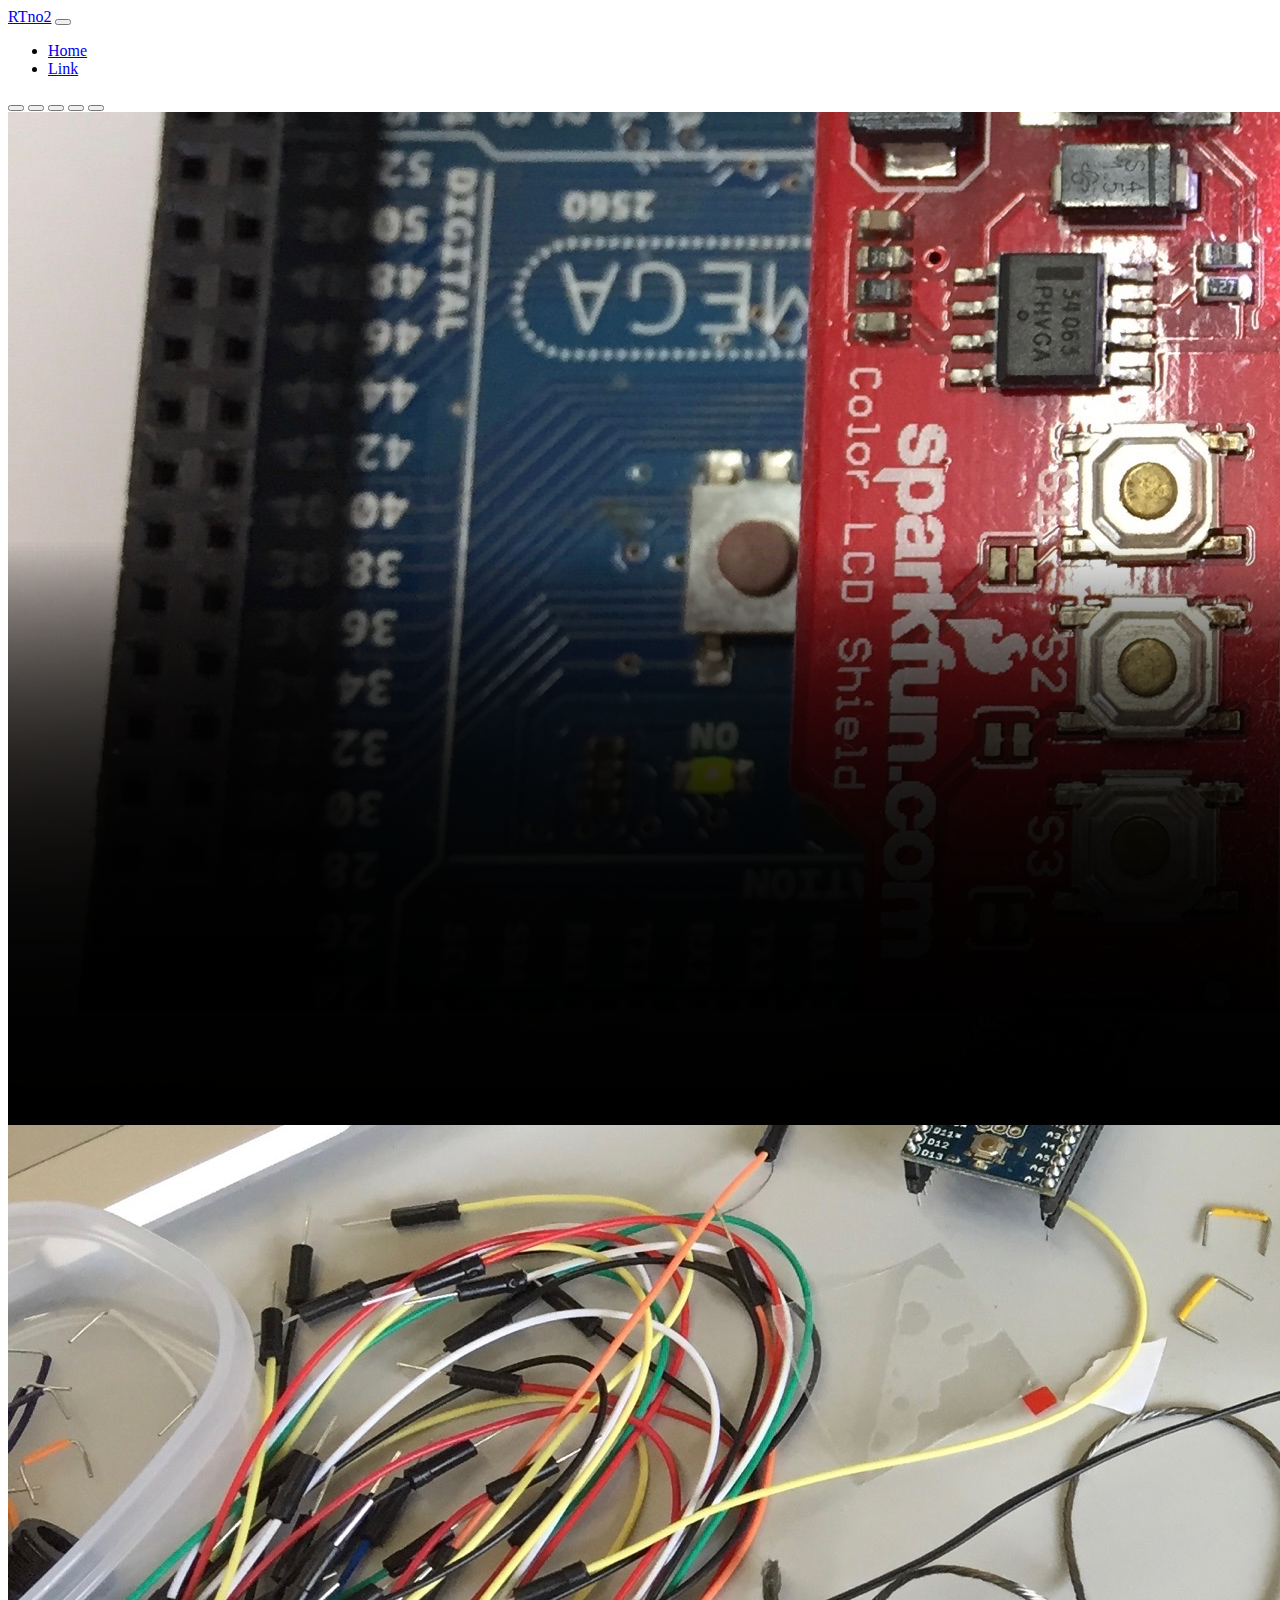
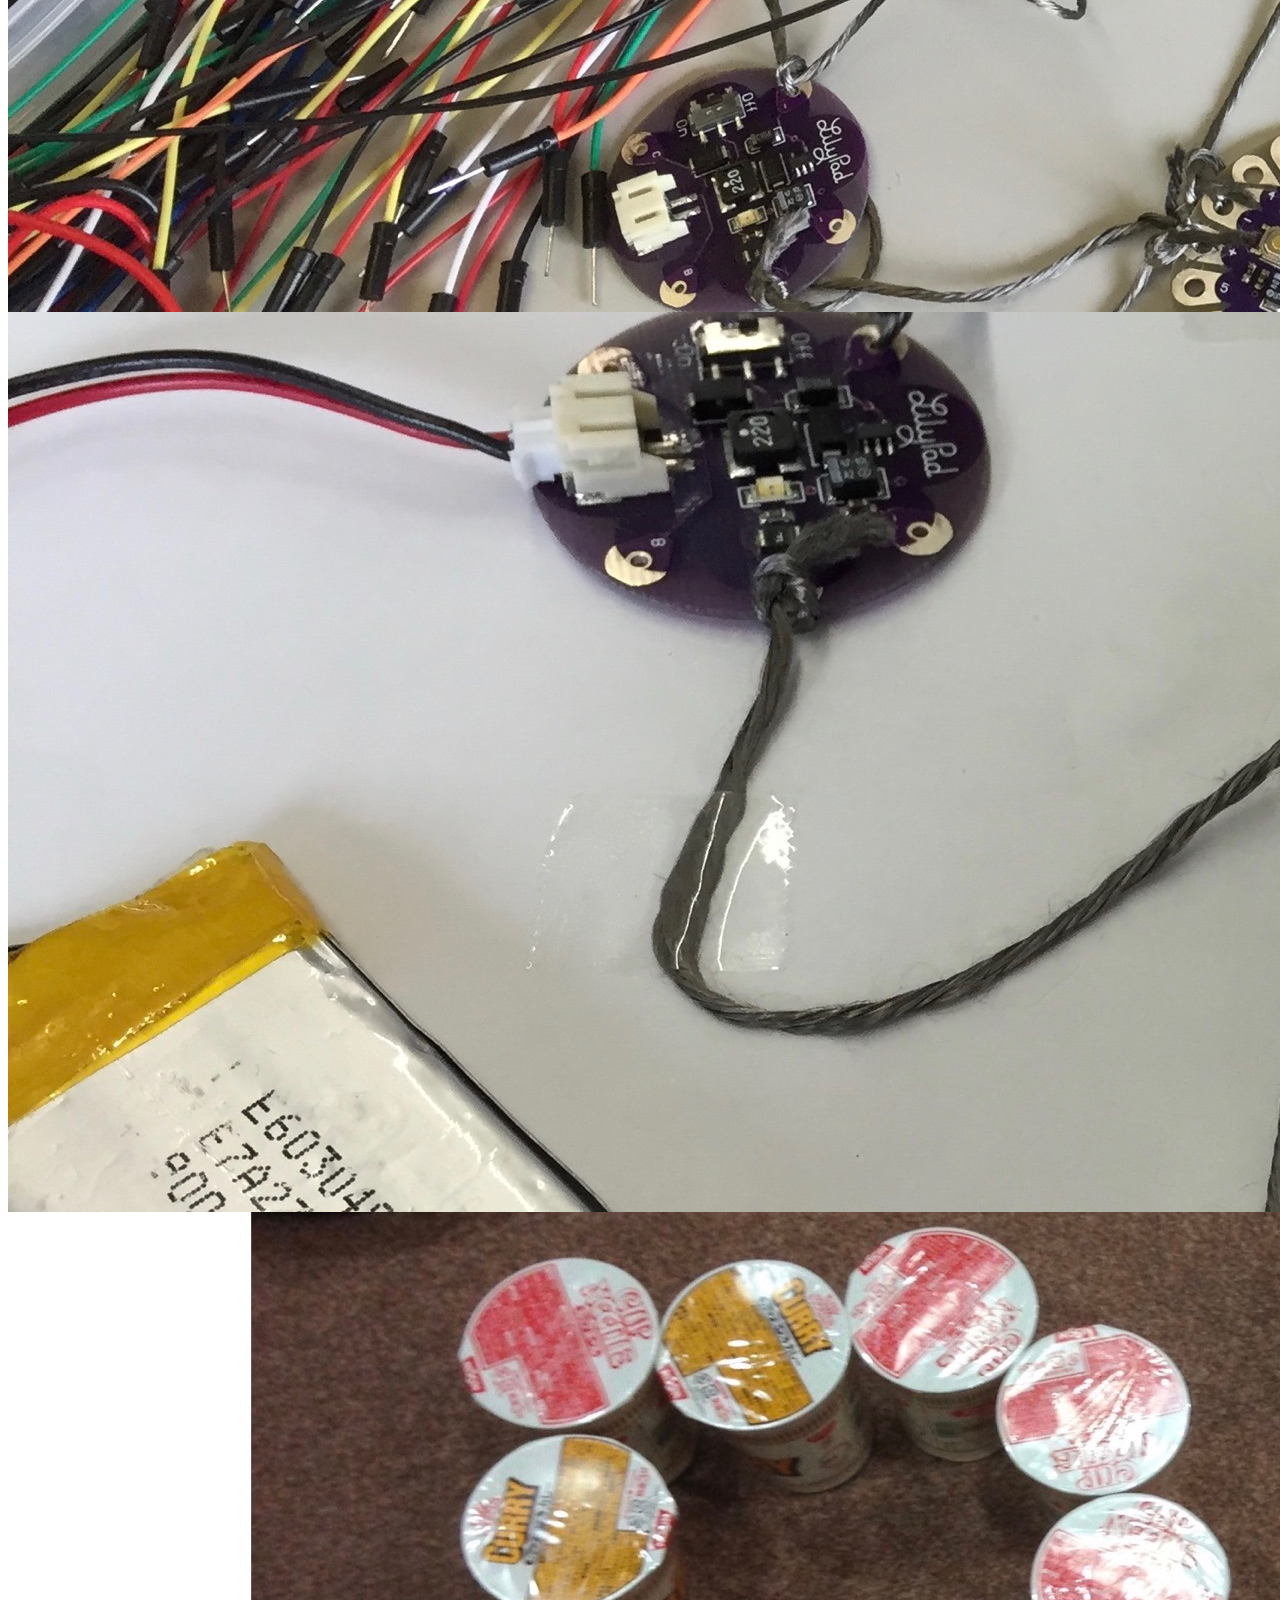
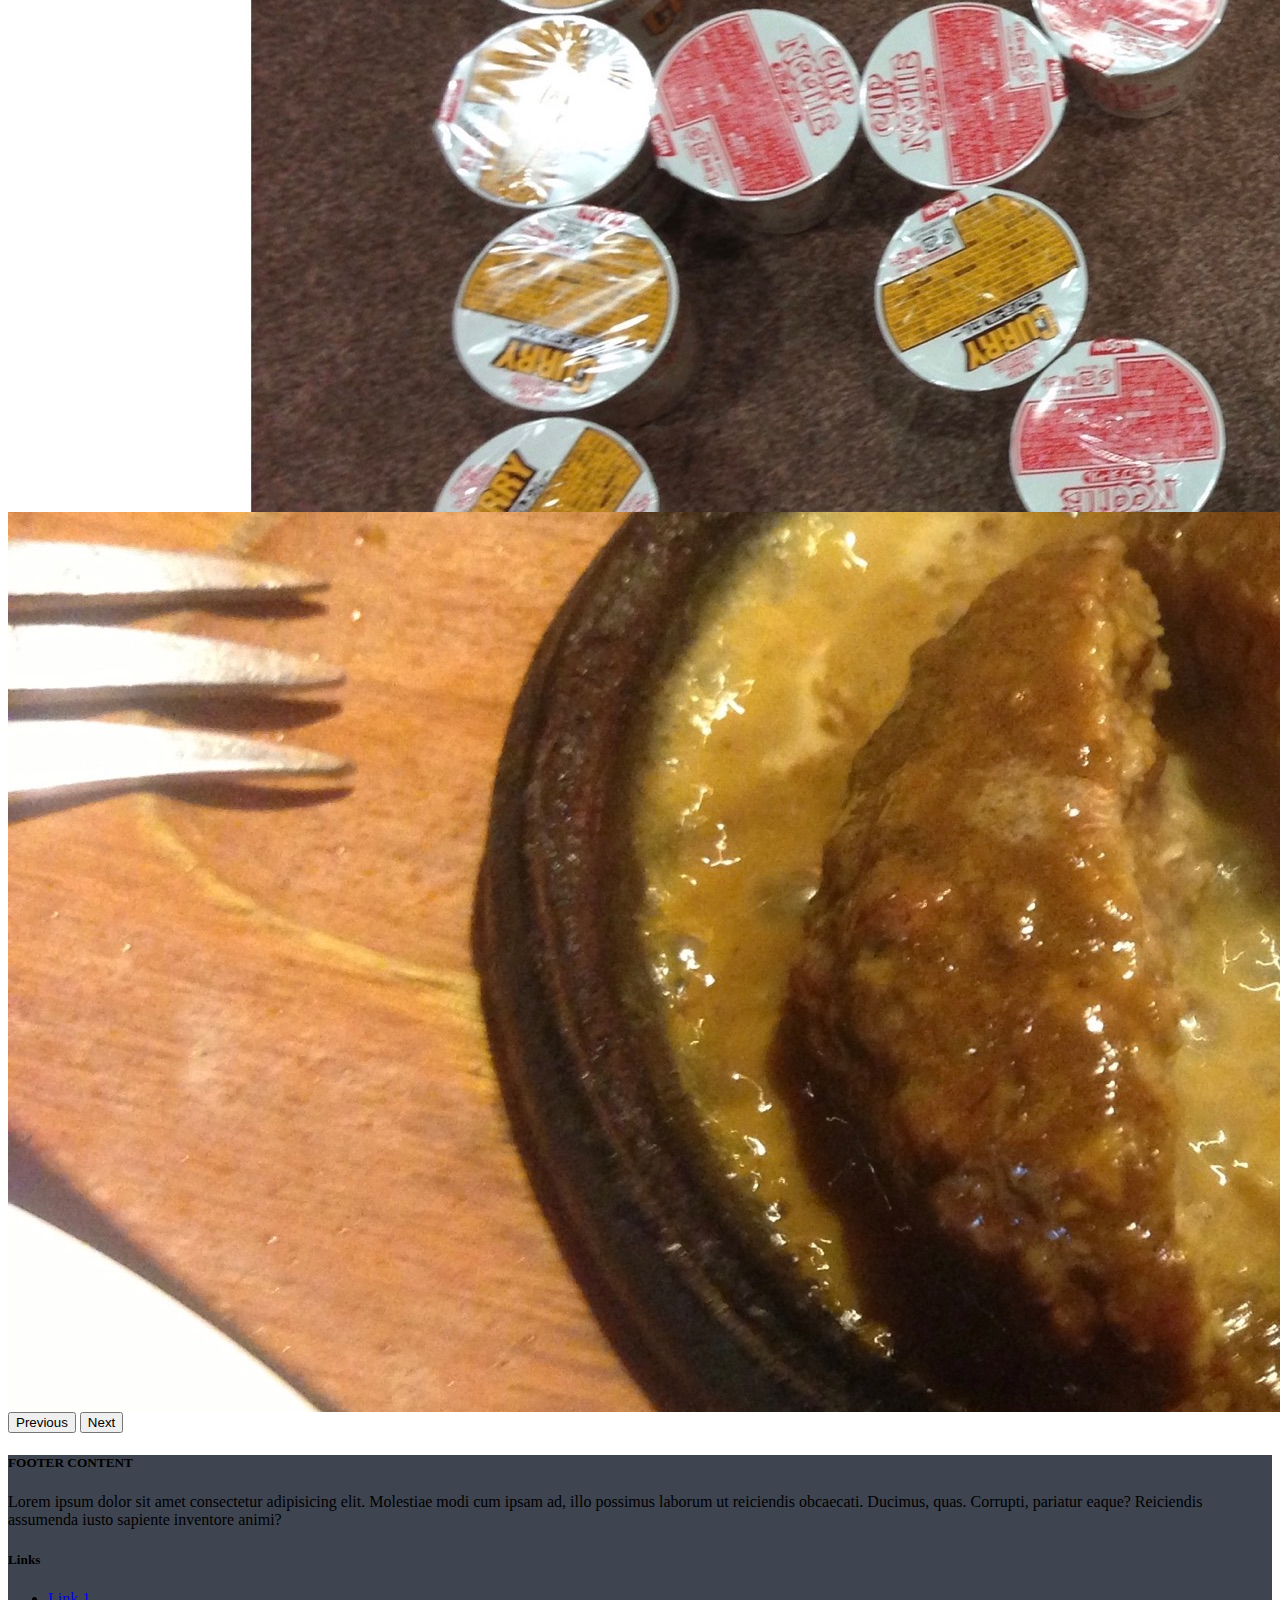
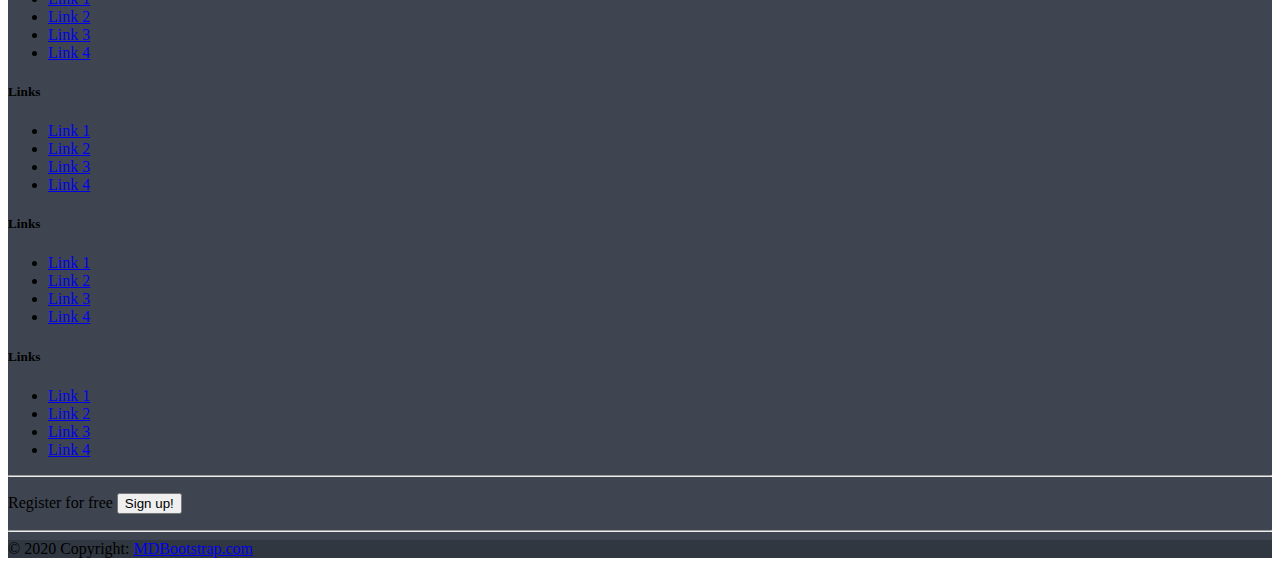
<file: index.html>
<html>

<head>
  <title>RTno2 Project Page</title>
  <link href="https://cdn.jsdelivr.net/npm/bootstrap@5.3.8/dist/css/bootstrap.min.css" rel="stylesheet"
    integrity="sha384-sRIl4kxILFvY47J16cr9ZwB07vP4J8+LH7qKQnuqkuIAvNWLzeN8tE5YBujZqJLB" crossorigin="anonymous">

  <style>
    #main-container {
      background-color: #3e4551;
    }

    .carousel-caption2::before {
      content: "";
      display: block;
      width: 100%;
      height: 130%;
      background: linear-gradient(0deg, rgba(0, 0, 0, .75) 0%, rgba(0, 0, 0, 0) 50%);
      position: absolute;
      left: 0;
      top: 0;
    }

    .carousel-caption2 {
      color: #fff;
      font-weight: 700;
      width: 100%;
      height: 100%;
      position: absolute;
      bottom: 5%;
      text-align: center;
    }
  </style>

</head>

<body>
  <nav class="navbar navbar-expand-lg bg-body-tertiary">
    <div class="container-fluid">
      <a class="navbar-brand" href="/">RTno2</a>
      <button class="navbar-toggler" type="button" data-bs-toggle="collapse" data-bs-target="#navbarSupportedContent"
        aria-controls="navbarSupportedContent" aria-expanded="false" aria-label="Toggle navigation">
        <span class="navbar-toggler-icon"></span>
      </button>
      <div class="collapse navbar-collapse" id="navbarSupportedContent">
        <ul class="navbar-nav me-auto mb-2 mb-lg-0">
          <li class="nav-item">
            <a class="nav-link active" aria-current="page" href="/">Home</a>
          </li>
          <li class="nav-item">
            <a class="nav-link" href="#">Link</a>
          </li>
          <!-- 
        <li class="nav-item dropdown">
          <a class="nav-link dropdown-toggle" href="#" role="button" data-bs-toggle="dropdown" aria-expanded="false">
            Dropdown
          </a>
          <ul class="dropdown-menu">
            <li><a class="dropdown-item" href="#">Action</a></li>
            <li><a class="dropdown-item" href="#">Another action</a></li>
            <li><hr class="dropdown-divider"></li>
            <li><a class="dropdown-item" href="#">Something else here</a></li>
          </ul>
        </li>
        -->
          <!--
        <li class="nav-item">
          <a class="nav-link disabled" aria-disabled="true">Disabled</a>
        </li>
        -->
        </ul>
        <!--
      <form class="d-flex" role="search">
        <input class="form-control me-2" type="search" placeholder="Search" aria-label="Search"/>
        <button class="btn btn-outline-success" type="submit">Search</button>
      </form>
      -->
      </div>
    </div>
  </nav>

  <div id="rtno2-carousel" class="carousel slide">
    <div class="carousel-indicators">
      <button type="button" data-bs-target="#rtno2-carousel" data-bs-slide-to="0" class="active" aria-current="true"
        aria-label="Slide 1"></button>
      <button type="button" data-bs-target="#rtno2-carousel" data-bs-slide-to="1" aria-label="Slide 2"></button>
      <button type="button" data-bs-target="#rtno2-carousel" data-bs-slide-to="2" aria-label="Slide 3"></button>
      <button type="button" data-bs-target="#rtno2-carousel" data-bs-slide-to="3" aria-label="Slide 4"></button>
      <button type="button" data-bs-target="#rtno2-carousel" data-bs-slide-to="4" aria-label="Slide 5"></button>
    </div>
    <div class="carousel-inner" style="">
      <div class="carousel-item active">
        <img src="images/arduino_mega.jpg" class="d-block w-100" alt="Arduino Mega">
        <div class="carousel-caption2">
          <div class="carousel-caption  d-none d-md-block">
            <h5>ArduinoにOpenRTMのパワーを</h5>
            <p>OpenRTM-aistのシステムと簡単に接続することで、より自由なロボット・システム開発をサポートします。</p>
          </div>
        </div>
      </div>

      <div class="carousel-item">
        <img src="images/dirty_desk.jpg" class="d-block w-100" alt="Arduino Uno">
        <div class="carousel-caption2">
          <div class="carousel-caption  d-none d-md-block">
            <h5>あなたはデバイス開発に集中できます</h5>
            <p>Arduinoで組み込みソフトウェアを開発するだけです。あとはProxyRTCが自動的にOpenRTMとの通信をサポートします。</p>
          </div>
        </div>
      </div>

      <div class="carousel-item">
        <img src="images/arduino_lilypad.jpg" class="d-block w-100" alt="Arduino Lilypad">
        <div class="carousel-caption2">
          <div class="carousel-caption  d-none d-md-block">
            <h5>クリエイティブなことに集中しましょう</h5>
            <p>複雑なことはRTno2がやってくれます。ベストではないかもしれませんが、あなたのクリエイティビティを示すことを優先してください。</p>
          </div>
        </div>

      </div>

      <div class="carousel-item">
        <img src="images/cupnoodles.jpg" class="d-block w-100" alt="Cup Noodles">
        <div class="carousel-caption2">
          <div class="carousel-caption  d-none d-md-block">
            <h5>ここまで画像をめくった人は暇な人です</h5>
            <p>その時間をクリエイティブなことに使ったほうがいいと思います。</p>
          </div>
        </div>
      </div>

      <div class="carousel-item">
        <img src="images/humberg.jpg" class="d-block w-100" alt="Arduino Lilypad">
        <div class="carousel-caption2">
          <div class="carousel-caption  d-none d-md-block">
            <h5>はんばーーーーーぐ！</h5>
            <p>いいかい学生さん、ハンバーグをな、ハンバーグをいつでも食えるくらいになりなよ。</p>
          </div>
        </div>
      </div>

    </div>
    <button class="carousel-control-prev" type="button" data-bs-target="#rtno2-carousel" data-bs-slide="prev">
      <span class="carousel-control-prev-icon" aria-hidden="true"></span>
      <span class="visually-hidden">Previous</span>
    </button>
    <button class="carousel-control-next" type="button" data-bs-target="#rtno2-carousel" data-bs-slide="next">
      <span class="carousel-control-next-icon" aria-hidden="true"></span>
      <span class="visually-hidden">Next</span>
    </button>
  </div>
  </div>


  <div class="container-sm" id="main-container">
    <div class="container my-5">
      <!-- Footer -->
      <footer class="text-center text-lg-start text-white">
        <!-- Grid container -->
        <div class="container p-4 pb-0">
          <!-- Section: Links -->
          <section class="">
            <!--Grid row-->
            <div class="row">
              <!--Grid column-->
              <div class="col-lg-4 col-md-6 mb-4 mb-md-0">
                <h5 class="text-uppercase">FOOTER CONTENT</h5>

                <p>
                  Lorem ipsum dolor sit amet consectetur adipisicing elit.
                  Molestiae modi cum ipsam ad, illo possimus laborum ut
                  reiciendis obcaecati. Ducimus, quas. Corrupti, pariatur eaque?
                  Reiciendis assumenda iusto sapiente inventore animi?
                </p>
              </div>
              <!--Grid column-->

              <!--Grid column-->
              <div class="col-lg-2 col-md-6 mb-4 mb-md-0">
                <h5 class="text-uppercase">Links</h5>

                <ul class="list-unstyled mb-0">
                  <li>
                    <a href="#!" class="text-white">Link 1</a>
                  </li>
                  <li>
                    <a href="#!" class="text-white">Link 2</a>
                  </li>
                  <li>
                    <a href="#!" class="text-white">Link 3</a>
                  </li>
                  <li>
                    <a href="#!" class="text-white">Link 4</a>
                  </li>
                </ul>
              </div>
              <!--Grid column-->

              <!--Grid column-->
              <div class="col-lg-2 col-md-6 mb-4 mb-md-0">
                <h5 class="text-uppercase">Links</h5>

                <ul class="list-unstyled mb-0">
                  <li>
                    <a href="#!" class="text-white">Link 1</a>
                  </li>
                  <li>
                    <a href="#!" class="text-white">Link 2</a>
                  </li>
                  <li>
                    <a href="#!" class="text-white">Link 3</a>
                  </li>
                  <li>
                    <a href="#!" class="text-white">Link 4</a>
                  </li>
                </ul>
              </div>
              <!--Grid column-->

              <!--Grid column-->
              <div class="col-lg-2 col-md-6 mb-4 mb-md-0">
                <h5 class="text-uppercase">Links</h5>

                <ul class="list-unstyled mb-0">
                  <li>
                    <a href="#!" class="text-white">Link 1</a>
                  </li>
                  <li>
                    <a href="#!" class="text-white">Link 2</a>
                  </li>
                  <li>
                    <a href="#!" class="text-white">Link 3</a>
                  </li>
                  <li>
                    <a href="#!" class="text-white">Link 4</a>
                  </li>
                </ul>
              </div>
              <!--Grid column-->

              <!--Grid column-->
              <div class="col-lg-2 col-md-6 mb-4 mb-md-0">
                <h5 class="text-uppercase">Links</h5>

                <ul class="list-unstyled mb-0">
                  <li>
                    <a href="#!" class="text-white">Link 1</a>
                  </li>
                  <li>
                    <a href="#!" class="text-white">Link 2</a>
                  </li>
                  <li>
                    <a href="#!" class="text-white">Link 3</a>
                  </li>
                  <li>
                    <a href="#!" class="text-white">Link 4</a>
                  </li>
                </ul>
              </div>
              <!--Grid column-->
            </div>
            <!--Grid row-->
          </section>
          <!-- Section: Links -->

          <hr class="mb-4" />

          <!-- Section: CTA -->
          <section class="">
            <p class="d-flex justify-content-center align-items-center">
              <span class="me-3">Register for free</span>
              <button type="button" class="btn btn-outline-light btn-rounded">
                Sign up!
              </button>
            </p>
          </section>
          <!-- Section: CTA -->

          <hr class="mb-4" />

          <!-- Section: Social media -->
          <section class="mb-4 text-center">
            <!-- Facebook -->
            <a class="btn btn-outline-light btn-floating m-1" href="#!" role="button"><i
                class="fab fa-facebook-f"></i></a>

            <!-- Twitter -->
            <a class="btn btn-outline-light btn-floating m-1" href="#!" role="button"><i class="fab fa-twitter"></i></a>

            <!-- Google -->
            <a class="btn btn-outline-light btn-floating m-1" href="#!" role="button"><i class="fab fa-google"></i></a>

            <!-- Instagram -->
            <a class="btn btn-outline-light btn-floating m-1" href="#!" role="button"><i
                class="fab fa-instagram"></i></a>

            <!-- Linkedin -->
            <a class="btn btn-outline-light btn-floating m-1" href="#!" role="button"><i
                class="fab fa-linkedin-in"></i></a>

            <!-- Github -->
            <a class="btn btn-outline-light btn-floating m-1" href="#!" role="button"><i class="fab fa-github"></i></a>
          </section>
          <!-- Section: Social media -->
        </div>
        <!-- Grid container -->

        <!-- Copyright -->
        <div class="text-center p-3" style="background-color: rgba(0, 0, 0, 0.2)">
          © 2020 Copyright:
          <a class="text-white" href="https://mdbootstrap.com/">MDBootstrap.com</a>
        </div>
        <!-- Copyright -->
      </footer>
      <!-- Footer -->
    </div>
    <!-- End of .container -->

  </div>

  <script src="https://cdn.jsdelivr.net/npm/bootstrap@5.3.8/dist/js/bootstrap.bundle.min.js"
    integrity="sha384-FKyoEForCGlyvwx9Hj09JcYn3nv7wiPVlz7YYwJrWVcXK/BmnVDxM+D2scQbITxI"
    crossorigin="anonymous"></script>
</body>

</html>
</file>
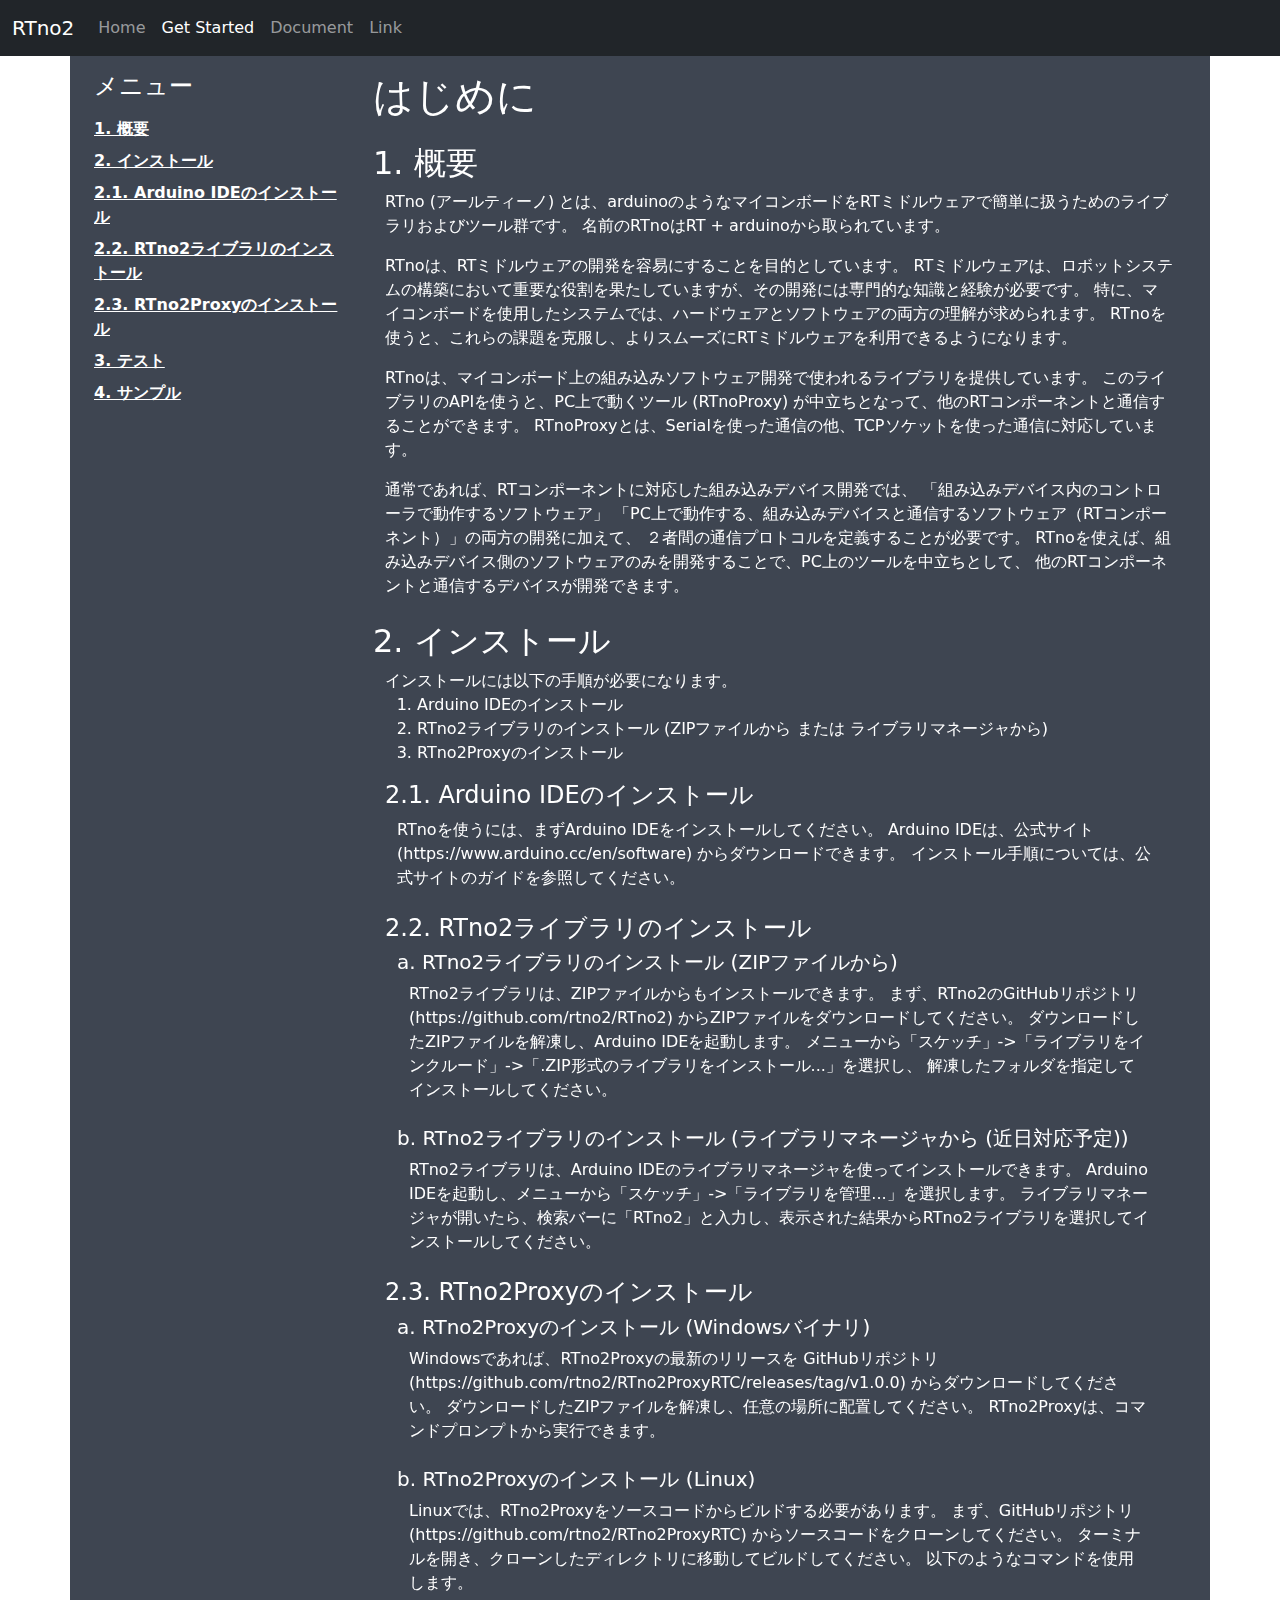
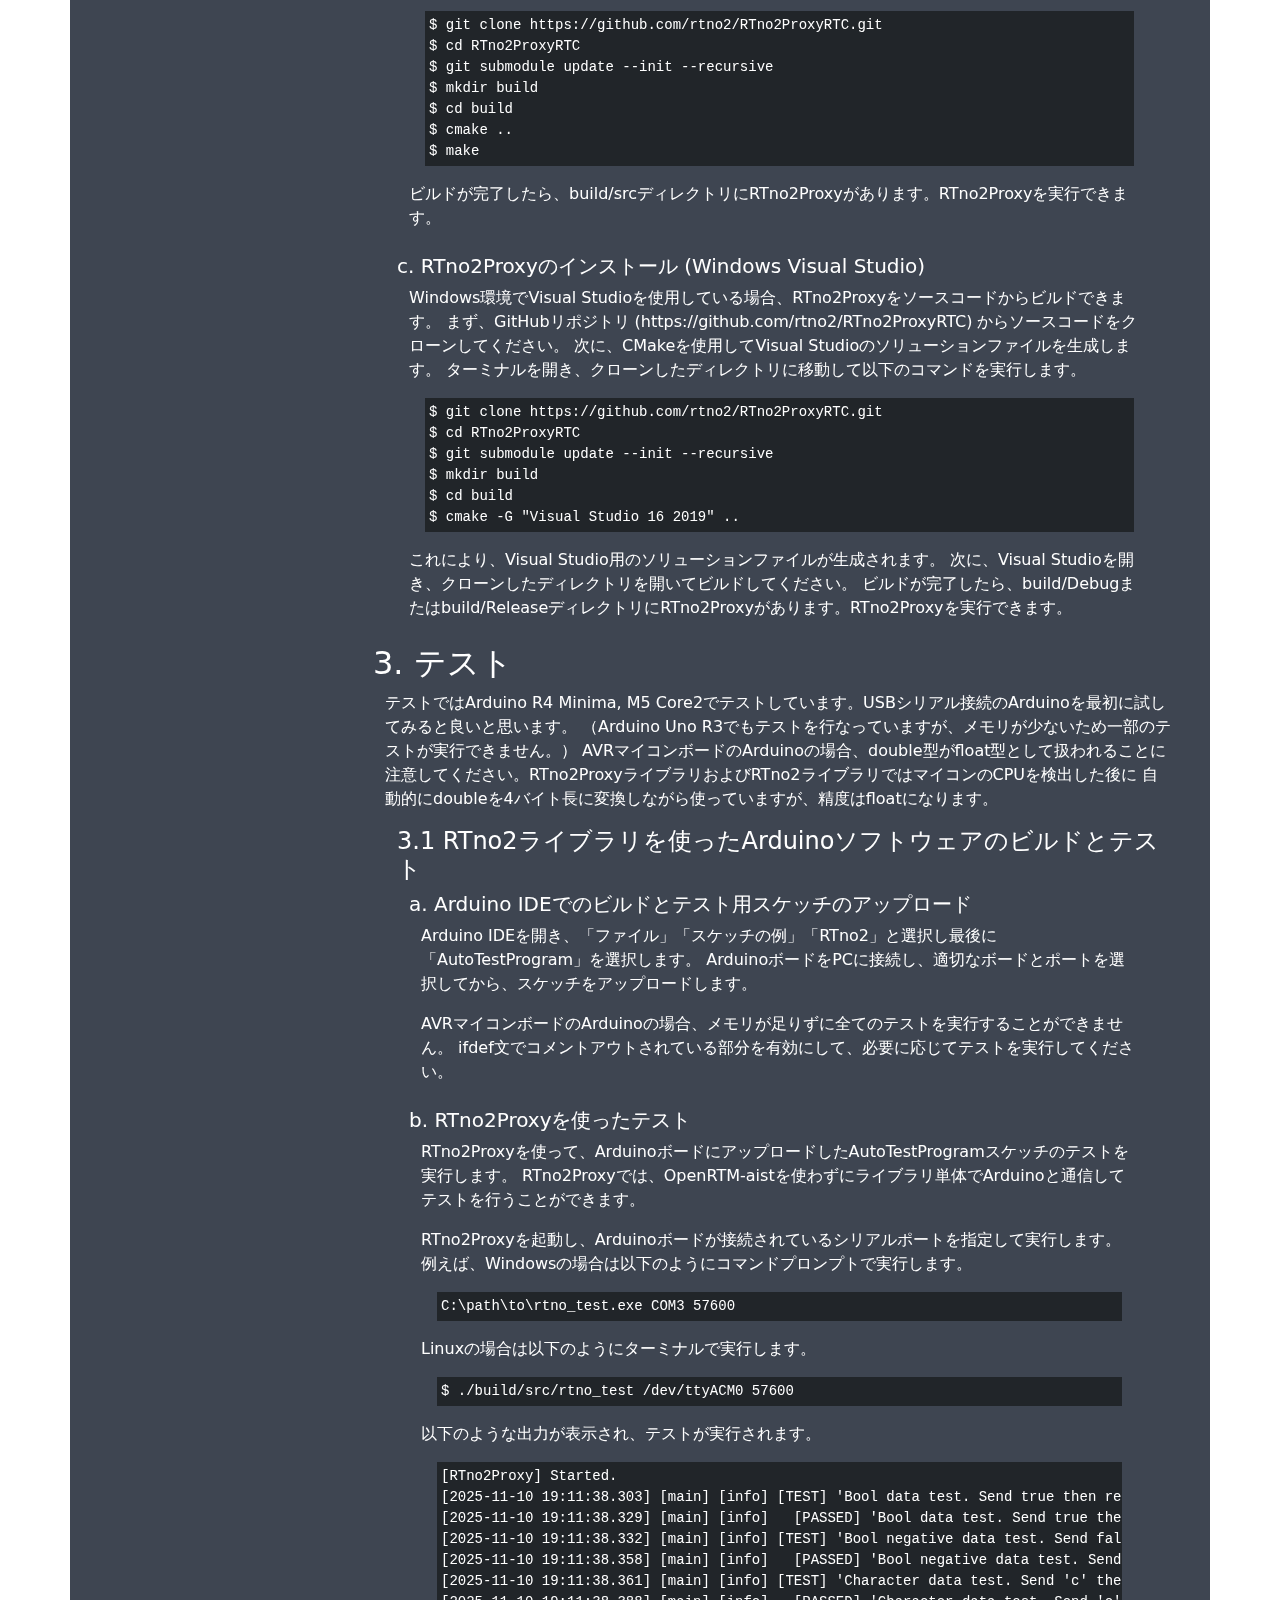
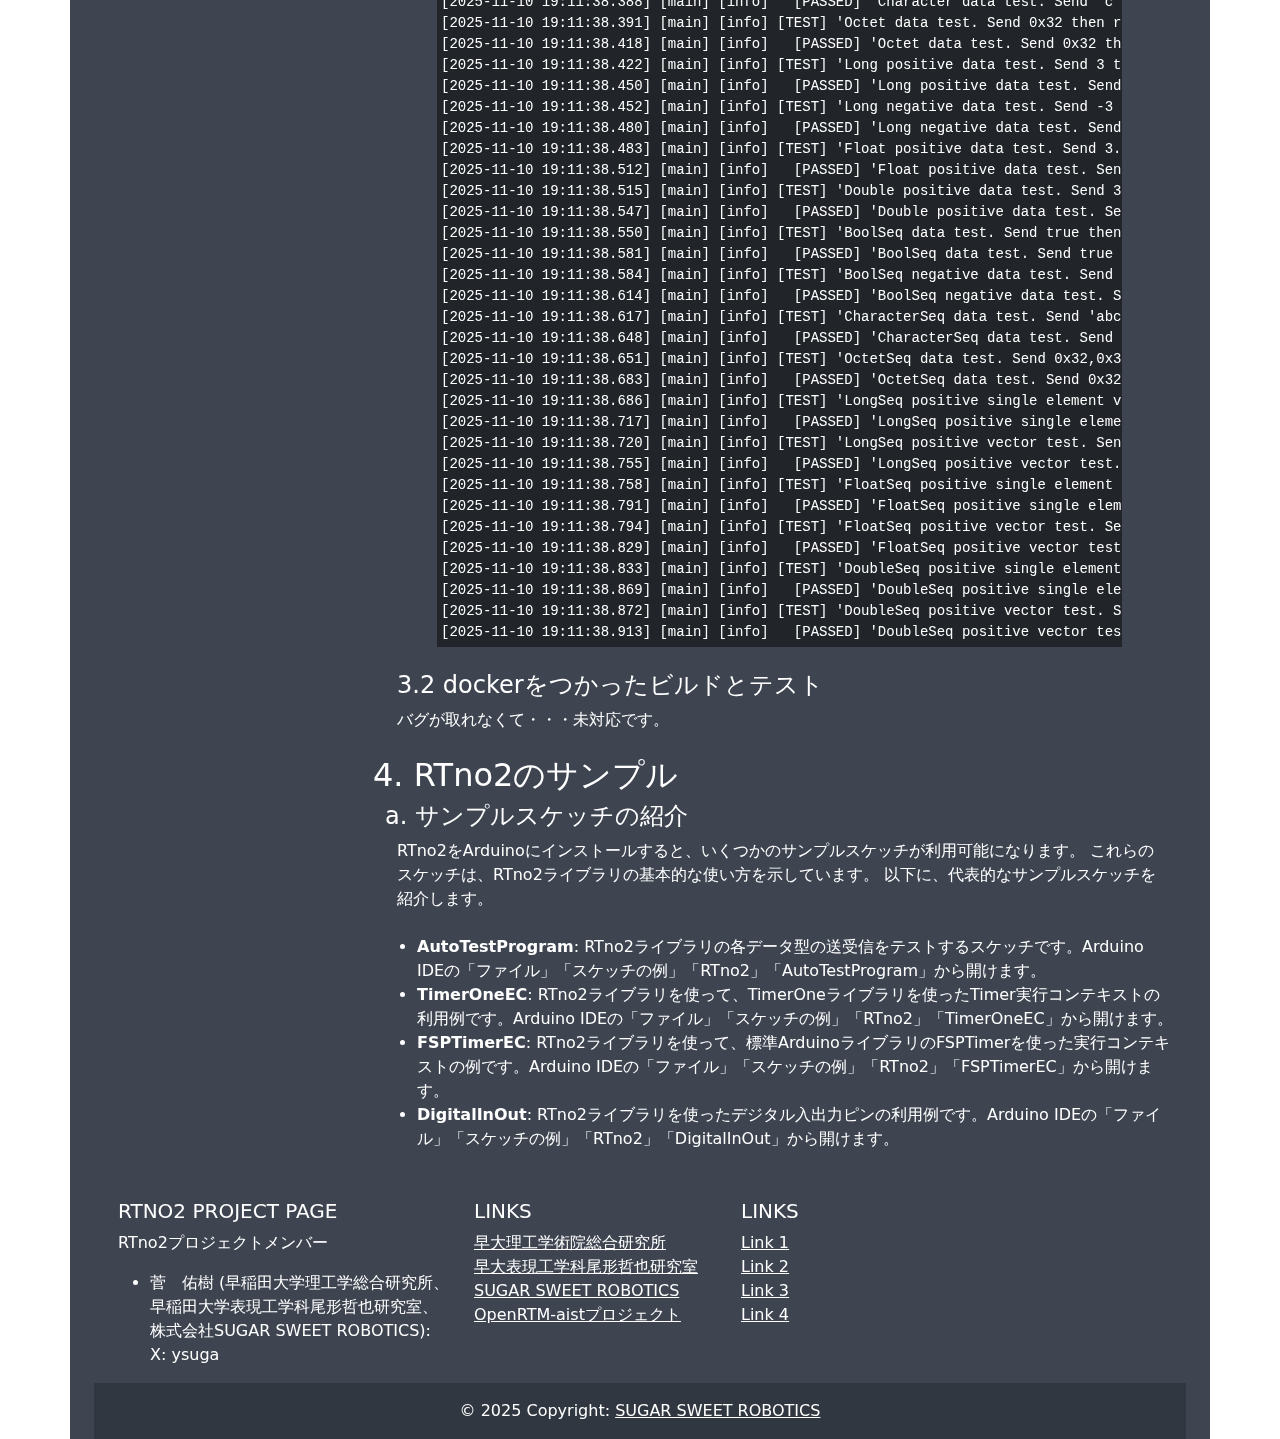
<file: get_started.html>
<!DOCTYPE html encoding="UTF-8">
<html lang="ja" encoding="UTF-8">
<head>
  <meta charset="UTF-8">
  <meta name="viewport" content="width=device-width, initial-scale=1">
  <title>Get Started</title>
  <link href="https://cdn.jsdelivr.net/npm/bootstrap@5.3.3/dist/css/bootstrap.min.css" rel="stylesheet">
  <link rel="stylesheet" href="index.css">
</head>

<body>
  <nav class="navbar navbar-expand-lg navbar-dark bg-dark">
    <div class="container-fluid">
      <a class="navbar-brand" href="index.html">RTno2</a>
      <button class="navbar-toggler" type="button" data-bs-toggle="collapse" data-bs-target="#navbarSupportedContent"
        aria-controls="navbarSupportedContent" aria-expanded="false" aria-label="Toggle navigation">
        <span class="navbar-toggler-icon"></span>
      </button>
      <div class="collapse navbar-collapse" id="navbarSupportedContent">
        <ul class="navbar-nav me-auto mb-2 mb-lg-0">
          <li class="nav-item">
            <a class="nav-link" href="index.html">Home</a>
          </li>
          <li class="nav-item">
            <a class="nav-link active" aria-current="page" href="get_started.html">Get Started</a>
          </li>
          <li class="nav-item">
            <a class="nav-link" aria-disabled disabled>Document</a>
          </li>
          <li class="nav-item">
            <a class="nav-link" aria-disabled disabled href="#">Link</a>
          </li>
        </ul>
      </div>
    </div>
  </nav>

  <div class="container-sm" id="main-container">
    <main class="container pt-3">
      <div class="row">
        <div class="col-md-3 mb-4">
          <h4 class="mb-3">メニュー</h4>
          <ul class="list-unstyled menu-links">
            <li class="mb-2"><a href="#overview" class="fw-bold text-dark">1. 概要</a></li>
            <li class="mb-2"><a href="#install" class="fw-bold text-dark">2. インストール</a></li>
            <li class="mb-2"><a href="#install-arduino-ide" class="fw-bold text-dark">2.1. Arduino IDEのインストール</a></li>
            <li class="mb-2"><a href="#install-rtno2-library" class="fw-bold text-dark">2.2. RTno2ライブラリのインストール</a></li>
            <li class="mb-2"><a href="#install-rtno2-proxy" class="fw-bold text-dark">2.3. RTno2Proxyのインストール</a></li>
            <li class="mb-2"><a href="#test" class="fw-bold text-dark">3. テスト</a></li>
            <li class="mb-2"><a href="#sample" class="fw-bold text-dark">4. サンプル</a></li>
          </ul>
        </div>
        <section class="col-md-9">
          <h1 class="mb-4">はじめに</h1>
          <section id="overview">
            <h2>1. 概要</h2>
            <div class="container mb-4">
              <p>
                RTno (アールティーノ) とは、arduinoのようなマイコンボードをRTミドルウェアで簡単に扱うためのライブラリおよびツール群です。
                名前のRTnoはRT + arduinoから取られています。
              </p>
              <p>
                RTnoは、RTミドルウェアの開発を容易にすることを目的としています。
                RTミドルウェアは、ロボットシステムの構築において重要な役割を果たしていますが、その開発には専門的な知識と経験が必要です。
                特に、マイコンボードを使用したシステムでは、ハードウェアとソフトウェアの両方の理解が求められます。
                RTnoを使うと、これらの課題を克服し、よりスムーズにRTミドルウェアを利用できるようになります。
              </p>
              <p>
                RTnoは、マイコンボード上の組み込みソフトウェア開発で使われるライブラリを提供しています。
                このライブラリのAPIを使うと、PC上で動くツール (RTnoProxy) が中立ちとなって、他のRTコンポーネントと通信することができます。
                RTnoProxyとは、Serialを使った通信の他、TCPソケットを使った通信に対応しています。
              </p>
              <p>
                通常であれば、RTコンポーネントに対応した組み込みデバイス開発では、
                「組み込みデバイス内のコントローラで動作するソフトウェア」
                「PC上で動作する、組み込みデバイスと通信するソフトウェア（RTコンポーネント）」の両方の開発に加えて、
                ２者間の通信プロトコルを定義することが必要です。
                RTnoを使えば、組み込みデバイス側のソフトウェアのみを開発することで、PC上のツールを中立ちとして、
                他のRTコンポーネントと通信するデバイスが開発できます。
              </p>
            </div>
          </section>
          <section id="install">
            <h2>2. インストール</h2>
            <div class="container mb-4">
              インストールには以下の手順が必要になります。
              <ol>
                <li>Arduino IDEのインストール</li>
                <li>RTno2ライブラリのインストール (ZIPファイルから または ライブラリマネージャから)</li>
                <li>RTno2Proxyのインストール</li>
              </ol>
              <section id="install-arduino-ide">
                <h4>2.1. Arduino IDEのインストール</h4>
                <div class="container mb-4">
                  <p>
                    RTnoを使うには、まずArduino IDEをインストールしてください。
                    Arduino IDEは、公式サイト (https://www.arduino.cc/en/software) からダウンロードできます。
                    インストール手順については、公式サイトのガイドを参照してください。
                  </p>
                </div>
              </section>
              <section id="install-rtno2-library">
                <h4>2.2. RTno2ライブラリのインストール</h4>
                <div class="container mb-4">
                  <h5>a. RTno2ライブラリのインストール (ZIPファイルから) </h5>
                  <div class="container mb-4">
                    <p>
                      RTno2ライブラリは、ZIPファイルからもインストールできます。
                      まず、RTno2のGitHubリポジトリ (https://github.com/rtno2/RTno2) からZIPファイルをダウンロードしてください。
                      ダウンロードしたZIPファイルを解凍し、Arduino IDEを起動します。
                      メニューから「スケッチ」->「ライブラリをインクルード」->「.ZIP形式のライブラリをインストール...」を選択し、
                      解凍したフォルダを指定してインストールしてください。
                    </p>
                  </div>
                  <h5>b. RTno2ライブラリのインストール (ライブラリマネージャから (近日対応予定)) </h5>
                  <div class="container mb-4">
                    <p>
                      RTno2ライブラリは、Arduino IDEのライブラリマネージャを使ってインストールできます。
                      Arduino IDEを起動し、メニューから「スケッチ」->「ライブラリを管理...」を選択します。
                      ライブラリマネージャが開いたら、検索バーに「RTno2」と入力し、表示された結果からRTno2ライブラリを選択してインストールしてください。
                    </p>
                  </div>
                </div>
              </section> <!-- <section install-rtno2-library> -->
              <section id="install-rtno2-proxy">
                <h4>2.3. RTno2Proxyのインストール</h4>
                <div class="container mb-4">
                  <h5>a. RTno2Proxyのインストール (Windowsバイナリ) </h5>
                  <div class="container mb-4">
                    <p>
                      Windowsであれば、RTno2Proxyの最新のリリースを
                      GitHubリポジトリ (https://github.com/rtno2/RTno2ProxyRTC/releases/tag/v1.0.0) からダウンロードしてください。
                      ダウンロードしたZIPファイルを解凍し、任意の場所に配置してください。
                      RTno2Proxyは、コマンドプロンプトから実行できます。
                    </p>
                  </div>
                  <h5>b. RTno2Proxyのインストール (Linux) </h5>
                  <div class="container mb-4">
                    <p>
                      Linuxでは、RTno2Proxyをソースコードからビルドする必要があります。
                      まず、GitHubリポジトリ (https://github.com/rtno2/RTno2ProxyRTC) からソースコードをクローンしてください。
                      ターミナルを開き、クローンしたディレクトリに移動してビルドしてください。
                      以下のようなコマンドを使用します。
                    <pre class="bg-dark p-1 m-3 text-white">
$ git clone https://github.com/rtno2/RTno2ProxyRTC.git
$ cd RTno2ProxyRTC
$ git submodule update --init --recursive
$ mkdir build
$ cd build
$ cmake ..
$ make</pre>
                    ビルドが完了したら、build/srcディレクトリにRTno2Proxyがあります。RTno2Proxyを実行できます。
                    </p>
                  </div>
                  <h5>c. RTno2Proxyのインストール (Windows Visual Studio) </h5>
                  <div class="container mb-4">
                    <p>
                      Windows環境でVisual Studioを使用している場合、RTno2Proxyをソースコードからビルドできます。
                      まず、GitHubリポジトリ (https://github.com/rtno2/RTno2ProxyRTC) からソースコードをクローンしてください。
                      次に、CMakeを使用してVisual Studioのソリューションファイルを生成します。
                      ターミナルを開き、クローンしたディレクトリに移動して以下のコマンドを実行します。
                    <pre class="bg-dark p-1 m-3 text-white">
$ git clone https://github.com/rtno2/RTno2ProxyRTC.git
$ cd RTno2ProxyRTC
$ git submodule update --init --recursive
$ mkdir build
$ cd build
$ cmake -G "Visual Studio 16 2019" ..</pre>
                    これにより、Visual Studio用のソリューションファイルが生成されます。
                    次に、Visual Studioを開き、クローンしたディレクトリを開いてビルドしてください。
                    ビルドが完了したら、build/Debugまたはbuild/ReleaseディレクトリにRTno2Proxyがあります。RTno2Proxyを実行できます。
                    </p>
                  </div>
                </div>
              </section><!-- <section install-rtno2-proxy> -->
            </div>
          </section> <!-- <section install> -->
          <section id="test">
            <h2>3. テスト</h2>
            <div class="container mb-4">
              <p>
                テストではArduino R4 Minima, M5 Core2でテストしています。USBシリアル接続のArduinoを最初に試してみると良いと思います。
                （Arduino Uno R3でもテストを行なっていますが、メモリが少ないため一部のテストが実行できません。）
                AVRマイコンボードのArduinoの場合、double型がfloat型として扱われることに注意してください。RTno2ProxyライブラリおよびRTno2ライブラリではマイコンのCPUを検出した後に
                自動的にdoubleを4バイト長に変換しながら使っていますが、精度はfloatになります。
              </p>
              <div class="container">
                <h4>3.1 RTno2ライブラリを使ったArduinoソフトウェアのビルドとテスト</h4>
                <div class="container mb-4">
                  <h5>a. Arduino IDEでのビルドとテスト用スケッチのアップロード</h5>
                  <div class="container mb-4">
                    <p>
                      Arduino IDEを開き、「ファイル」「スケッチの例」「RTno2」と選択し最後に「AutoTestProgram」を選択します。
                      ArduinoボードをPCに接続し、適切なボードとポートを選択してから、スケッチをアップロードします。
                    </p>
                    <p>
                      AVRマイコンボードのArduinoの場合、メモリが足りずに全てのテストを実行することができません。
                      ifdef文でコメントアウトされている部分を有効にして、必要に応じてテストを実行してください。
                    </p>
                  </div>
                  <h5>b. RTno2Proxyを使ったテスト</h5>
                  <div class="container mb-4">
                    <p>
                      RTno2Proxyを使って、ArduinoボードにアップロードしたAutoTestProgramスケッチのテストを実行します。
                      RTno2Proxyでは、OpenRTM-aistを使わずにライブラリ単体でArduinoと通信してテストを行うことができます。
                    </p>
                    <p>
                      RTno2Proxyを起動し、Arduinoボードが接続されているシリアルポートを指定して実行します。
                      例えば、Windowsの場合は以下のようにコマンドプロンプトで実行します。
                    <pre class="bg-dark p-1 m-3 text-white">
C:\path\to\rtno_test.exe COM3 57600</pre>
                    Linuxの場合は以下のようにターミナルで実行します。
                    <pre class="bg-dark p-1 m-3 text-white">
$ ./build/src/rtno_test /dev/ttyACM0 57600</pre>
                      以下のような出力が表示され、テストが実行されます。
                    <pre class="bg-dark p-1 m-3 text-white">[RTno2Proxy] Started.
[2025-11-10 19:11:38.303] [main] [info] [TEST] 'Bool data test. Send true then recv it'
[2025-11-10 19:11:38.329] [main] [info]   [PASSED] 'Bool data test. Send true then recv it' OK
[2025-11-10 19:11:38.332] [main] [info] [TEST] 'Bool negative data test. Send false then recv it'
[2025-11-10 19:11:38.358] [main] [info]   [PASSED] 'Bool negative data test. Send false then recv it' OK
[2025-11-10 19:11:38.361] [main] [info] [TEST] 'Character data test. Send 'c' then recv it'
[2025-11-10 19:11:38.388] [main] [info]   [PASSED] 'Character data test. Send 'c' then recv it' OK
[2025-11-10 19:11:38.391] [main] [info] [TEST] 'Octet data test. Send 0x32 then recv it'
[2025-11-10 19:11:38.418] [main] [info]   [PASSED] 'Octet data test. Send 0x32 then recv it' OK
[2025-11-10 19:11:38.422] [main] [info] [TEST] 'Long positive data test. Send 3 then recv it'
[2025-11-10 19:11:38.450] [main] [info]   [PASSED] 'Long positive data test. Send 3 then recv it' OK
[2025-11-10 19:11:38.452] [main] [info] [TEST] 'Long negative data test. Send -3 then recv it'
[2025-11-10 19:11:38.480] [main] [info]   [PASSED] 'Long negative data test. Send -3 then recv it' OK
[2025-11-10 19:11:38.483] [main] [info] [TEST] 'Float positive data test. Send 3.0f then recv it'
[2025-11-10 19:11:38.512] [main] [info]   [PASSED] 'Float positive data test. Send 3.0f then recv it' OK
[2025-11-10 19:11:38.515] [main] [info] [TEST] 'Double positive data test. Send 3.0 then recv it'
[2025-11-10 19:11:38.547] [main] [info]   [PASSED] 'Double positive data test. Send 3.0 then recv it' OK
[2025-11-10 19:11:38.550] [main] [info] [TEST] 'BoolSeq data test. Send true then recv it'
[2025-11-10 19:11:38.581] [main] [info]   [PASSED] 'BoolSeq data test. Send true then recv it' OK
[2025-11-10 19:11:38.584] [main] [info] [TEST] 'BoolSeq negative data test. Send false then recv it'
[2025-11-10 19:11:38.614] [main] [info]   [PASSED] 'BoolSeq negative data test. Send false then recv it' OK
[2025-11-10 19:11:38.617] [main] [info] [TEST] 'CharacterSeq data test. Send 'abc' then recv it'
[2025-11-10 19:11:38.648] [main] [info]   [PASSED] 'CharacterSeq data test. Send 'abc' then recv it' OK
[2025-11-10 19:11:38.651] [main] [info] [TEST] 'OctetSeq data test. Send 0x32,0x33,0x34 then recv it'
[2025-11-10 19:11:38.683] [main] [info]   [PASSED] 'OctetSeq data test. Send 0x32,0x33,0x34 then recv it' OK
[2025-11-10 19:11:38.686] [main] [info] [TEST] 'LongSeq positive single element vector test. Send {3} then recv it'
[2025-11-10 19:11:38.717] [main] [info]   [PASSED] 'LongSeq positive single element vector test. Send {3} then recv it' OK
[2025-11-10 19:11:38.720] [main] [info] [TEST] 'LongSeq positive vector test. Send {3, 2, 1} then recv it'
[2025-11-10 19:11:38.755] [main] [info]   [PASSED] 'LongSeq positive vector test. Send {3, 2, 1} then recv it' OK
[2025-11-10 19:11:38.758] [main] [info] [TEST] 'FloatSeq positive single element vector test. Send {3.0f} then recv it'
[2025-11-10 19:11:38.791] [main] [info]   [PASSED] 'FloatSeq positive single element vector test. Send {3.0f} then recv it' OK
[2025-11-10 19:11:38.794] [main] [info] [TEST] 'FloatSeq positive vector test. Send {3.0f, 2.0f, 1.0f} then recv it'
[2025-11-10 19:11:38.829] [main] [info]   [PASSED] 'FloatSeq positive vector test. Send {3.0f, 2.0f, 1.0f} then recv it' OK
[2025-11-10 19:11:38.833] [main] [info] [TEST] 'DoubleSeq positive single element vector test. Send {3.0} then recv it'
[2025-11-10 19:11:38.869] [main] [info]   [PASSED] 'DoubleSeq positive single element vector test. Send {3.0} then recv it' OK
[2025-11-10 19:11:38.872] [main] [info] [TEST] 'DoubleSeq positive vector test. Send {3.0, 2.0, 1.0} then recv it'
[2025-11-10 19:11:38.913] [main] [info]   [PASSED] 'DoubleSeq positive vector test. Send {3.0, 2.0, 1.0} then recv it' OK
</pre>
                    </p>
                  </div> <!-- <div class="container mb-4"> for b. RTno2Proxyを使ったテスト -->
                  
                </div> <!-- <div class="container mb-4"> for RTno2ライブラリを使ったArduinoソフトウェアのビルド -->
                <h4>3.2 dockerをつかったビルドとテスト</h4>
                バグが取れなくて・・・未対応です。
                <!-- 
                <div class="container mb-4">
                  <h5>a. docker環境の用意</h5>
                  <div>
                    <p>
                      dockerイメージを使ってOpenRTM-aist 2.0環境を作り、RTno2ProxyRTCのビルドとテストを行うことができます。
                      以下のコマンドを実行してコードを取得します。
                    <pre class="bg-dark p-1 m-3 text-white">
                      $ git clone git@github.com:rtno2/RTno2ProxyRTC.git
                      $ cd RTno2ProxyRTC
                      $ git submodule update --init --recursive
                    </pre>
                      次に、イメージをビルドします。
                    <pre class="bg-dark p-1 m-3 text-white">
                      $ docker compose build
                    </pre>
                      ビルドが完了したら、以下のコマンドでコンテナを起動します。
                    <pre class="bg-dark p-1 m-3 text-white">
                      $ docker compose up -d
                    </pre>
                      コンテナが起動したら、以下のコマンドでコンテナ内に入ります。
                    <pre class="bg-dark p-1 m-3 text-white">
                      $ docker exec -it devel-rtm bash
                    </pre>
                      /codeディレクトリにコードがあります。
                    <pre class="bg-dark p-1 m-3 text-white">
                      $ cd /code
                      $ mkdir build
                      $ cd build
                      $ cmake ..
                      $ make -j
                    </pre>
                      ビルドが完了したら、以下のコマンドでテストを実行します。
                    </p>
                  </div>
                  <h5>b. ホスト環境での通信経路の確保 (com2tcp) </h5>
                  <div class="container mb-4">
                    <p>
                      dockerコンテナからホスト環境のシリアルポートにはLinuxであればアクセスできますが、他のOSだと難しいので、com2tcpという付属のツールを使ってアクセス経路を確保します。
                      com2tcpは、シリアルポートとTCPソケットの間でデータを中継するツールです。
                    </p>
                    <p>
                      例えば、Windowsであれば以下のようにコマンドプロンプトで実行します。
                    <pre class="bg-dark p-1 m-3 text-white">
C:\path\to\com2tcp.exe COM3 59700 10020</pre>
                    Linuxの場合は以下のようにターミナルで実行します。
                    <pre class="bg-dark p-1 m-3 text-white">
$ ./com2tcp /dev/ttyACM0 59700 10020</pre>
                    これにより、ホスト環境のシリアルポートに対するボーレート59700でアクセスをTCPソケット10020番でアクセスできるようになります。
                    また、com2tcpは引数なしで実行するとインタラクティブモードとなるので、開いたコマンドプロンプトに対して、
                    <pre class="bg-dark p-1 m-3 text-white">
                      > open COM3 59700 10020
                    </pre>
                    のように入力しても同様の動作をします。Windows環境ではcom2tcp.exeをダブルクリックするだけで起動できるので便利でしょう。
                    </p>
                  </div>
                  
                  <h5>c. docker環境でのRTno2ProxyRTCのテスト実行</h5>
                  <div class="container mb-4">
                    <p>
                      dockerコンテナ内で以下のコマンドを実行して、RTno2ProxyRTCのテストを実行します。
                    <pre class="bg-dark p-1 m-3 text-white">
$ ./build/src/rtno_test_tcp ホストのIPアドレス 10020</pre>
                    これにより、com2tcpで確保したTCPソケット10020番を通じて、ホスト環境のシリアルポートに接続されたArduinoボードと通信してテストが実行されます。
                    </p>
                  </div>
                   -->
                </div> <!-- <div class="container mb-4"> for dockerをつかったビルドとテスト -->
                  
                  
              </div><!-- <div class="container mb-4"> for OpenRTM-aist 2.0をつかったビルドとテスト -->
            </section>

          <section id="sample">
            <h2>4. RTno2のサンプル</h2>
              <div class="container mb-4">
                <h4>a. サンプルスケッチの紹介</h4>
                <div class="container mb-4">
                  RTno2をArduinoにインストールすると、いくつかのサンプルスケッチが利用可能になります。
                  これらのスケッチは、RTno2ライブラリの基本的な使い方を示しています。
                  以下に、代表的なサンプルスケッチを紹介します。
                </div>
                  <ul>
                    <li><strong>AutoTestProgram</strong>: RTno2ライブラリの各データ型の送受信をテストするスケッチです。Arduino IDEの「ファイル」「スケッチの例」「RTno2」「AutoTestProgram」から開けます。</li>
                    <li><strong>TimerOneEC</strong>: RTno2ライブラリを使って、TimerOneライブラリを使ったTimer実行コンテキストの利用例です。Arduino IDEの「ファイル」「スケッチの例」「RTno2」「TimerOneEC」から開けます。</li>
                    <li><strong>FSPTimerEC</strong>: RTno2ライブラリを使って、標準ArduinoライブラリのFSPTimerを使った実行コンテキストの例です。Arduino IDEの「ファイル」「スケッチの例」「RTno2」「FSPTimerEC」から開けます。</li>
                    <li><strong>DigitalInOut</strong>: RTno2ライブラリを使ったデジタル入出力ピンの利用例です。Arduino IDEの「ファイル」「スケッチの例」「RTno2」「DigitalInOut」から開けます。</li>
                  </ul>
              </div> 
          </section>
        </section> <!-- <section id="test"> -->

      </div>
    </main>



    <div class="container">
      <!-- Footer -->
      <footer class="text-center text-lg-start text-white">
        <!-- Grid container -->
        <div class="container p-4 pb-0">
          <!-- Section: Links -->
          <section class="">
            <!--Grid row-->
            <div class="row">
              <!--Grid column-->
              <div class="col-lg-4 col-md-6 mb-4 mb-md-0">
                <h5 class="text-uppercase">RTno2 Project Page</h5>

                <p>
                  RTno2プロジェクトメンバー
                <ul>
                  <li>菅　佑樹 (早稲田大学理工学総合研究所、早稲田大学表現工学科尾形哲也研究室、株式会社SUGAR SWEET ROBOTICS): X: ysuga
                  </li>
                </ul>
                </p>
              </div>
              <!--Grid column-->

              <!--Grid column-->
              <div class="col-lg-3 col-md-6 mb-4 mb-md-0">
                <h5 class="text-uppercase">Links</h5>

                <ul class="list-unstyled mb-0">
                  <li>
                    <a href="https://www.waseda.jp/fsci/wise/" class="text-white" target="new">早大理工学術院総合研究所</a>
                  </li>
                  <li>
                    <a href="https://ogata-lab.jp" class="text-white" target="new">早大表現工学科尾形哲也研究室</a>
                  </li>
                  <li>
                    <a href="https://sugarsweetrobotics.com" class="text-white" target="new">SUGAR SWEET ROBOTICS</a>
                  </li>
                  <li>
                    <a href="https://openrtm.org" class="text-white" target="new">OpenRTM-aistプロジェクト</a>
                  </li>
                </ul>
              </div>
              <!--Grid column-->

              <!--Grid column-->
              <div class="col-lg-3 col-md-6 mb-4 mb-md-0">
                <h5 class="text-uppercase">Links</h5>

                <ul class="list-unstyled mb-0">
                  <li>
                    <a href="#!" class="text-white">Link 1</a>
                  </li>
                  <li>
                    <a href="#!" class="text-white">Link 2</a>
                  </li>
                  <li>
                    <a href="#!" class="text-white">Link 3</a>
                  </li>
                  <li>
                    <a href="#!" class="text-white">Link 4</a>
                  </li>
                </ul>
              </div>
              <!--Grid column-->

            </div>
            <!--Grid row-->
          </section>
          <!-- Section: Links -->


        </div>
        <!-- Grid container -->

        <!-- Copyright -->
        <div class="text-center p-3" style="background-color: rgba(0, 0, 0, 0.2)">
          © 2025 Copyright:
          <a class="text-white" href="https://sugarsweetrobotics.com/">SUGAR SWEET ROBOTICS</a>
        </div>
        <!-- Copyright -->
      </footer>
      <!-- Footer -->
    </div>
    <!-- End of .container -->
  </div>
  <script src="https://cdn.jsdelivr.net/npm/bootstrap@5.3.8/dist/js/bootstrap.bundle.min.js"
    integrity="sha384-FKyoEForCGlyvwx9Hj09JcYn3nv7wiPVlz7YYwJrWVcXK/BmnVDxM+D2scQbITxI"
    crossorigin="anonymous"></script>
</body>

</html>
</file>
<file: index.css>
#main-container {
    color: white;
  background-color: #3e4551;
}

.carousel-caption2::before {
  content: "";
  display: block;
  width: 100%;
  height: 110%;
  background: linear-gradient(0deg, rgba(0, 0, 0, .75) 0%, rgba(0, 0, 0, 0) 60%);
  position: absolute;
  left: 0;
  top: 0;
}

.carousel-caption2 {
  color: #fff;
  font-weight: 700;
  width: 100%;
  height: 100%;
  position: absolute;
  bottom: 5%;
  text-align: center;
}

/* get_started.html メニュー下のリンクを白文字に */
.menu-links a {
  color: #fff !important;
}
</file>
